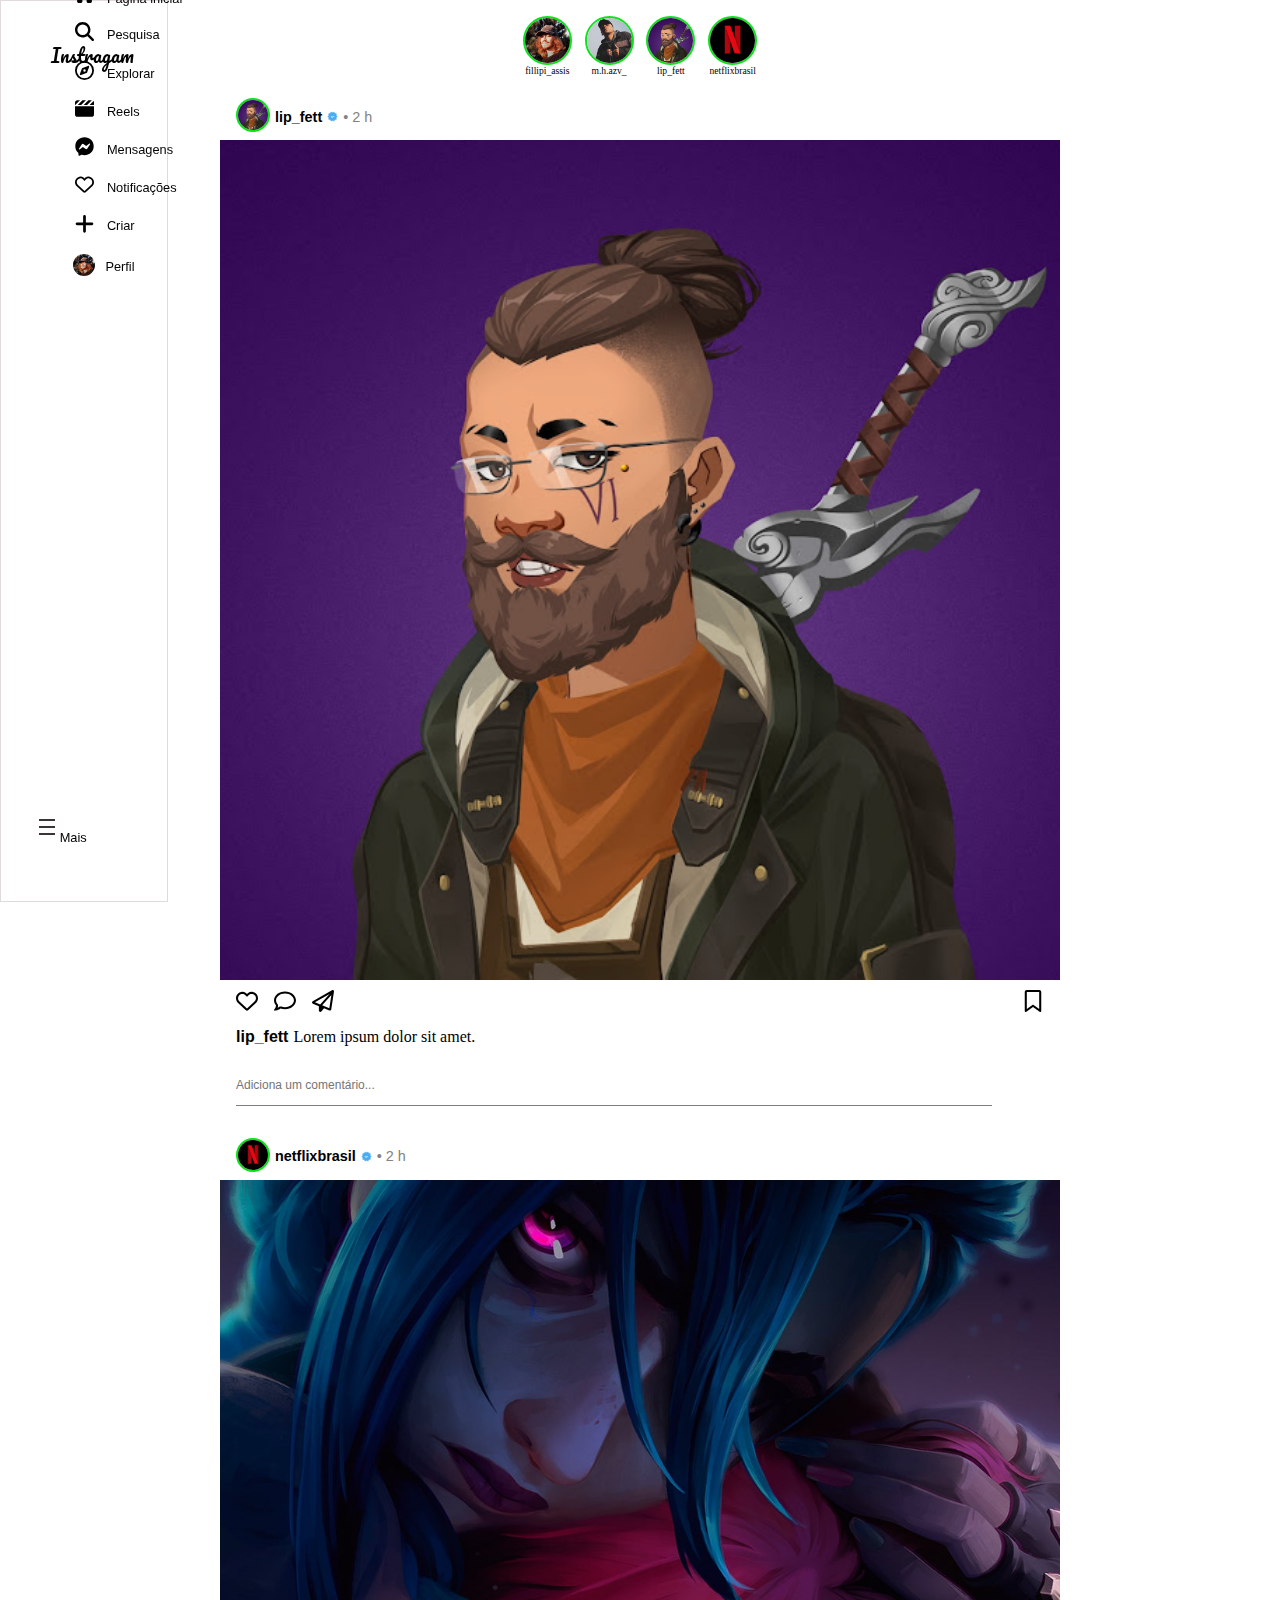
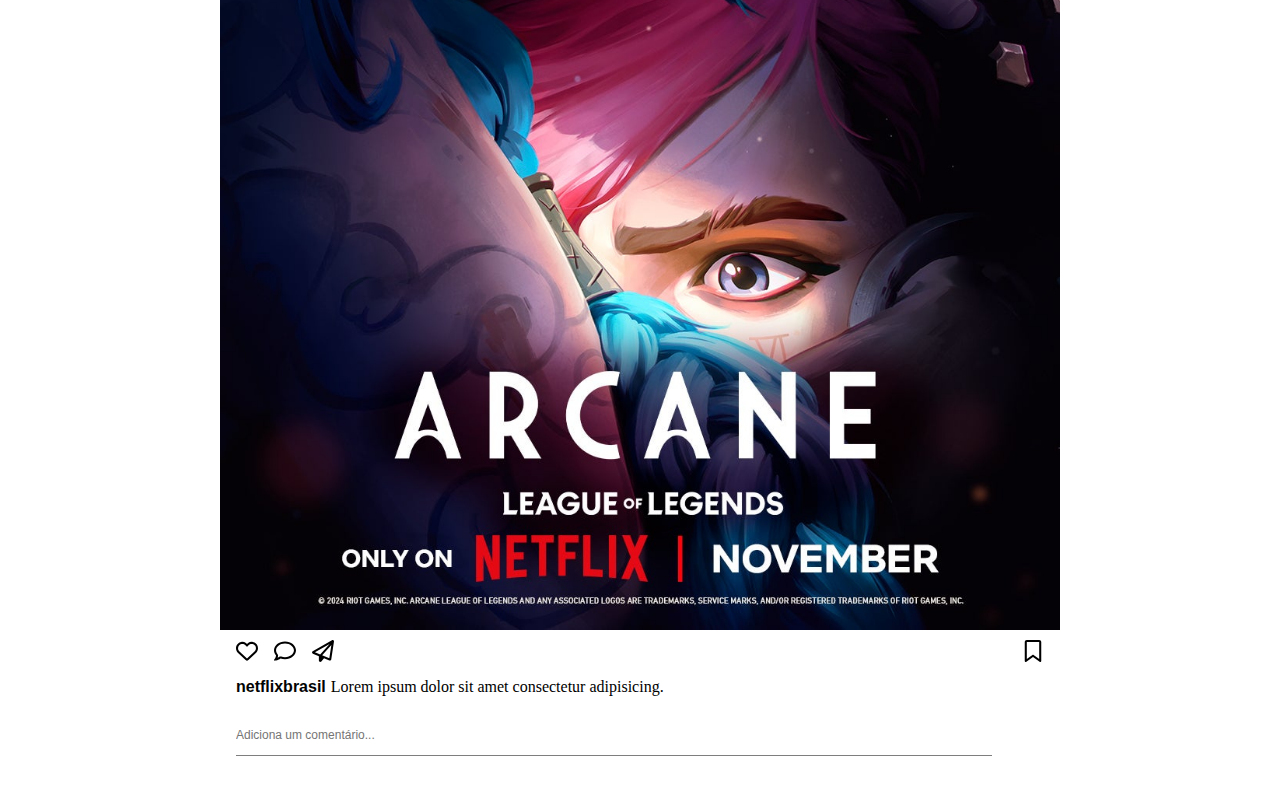
<file: index.html>
<!DOCTYPE html>
<html lang="pt-br">

<head>
    <meta charset="UTF-8">
    <meta name="viewport" content="width=device-width, initial-scale=1.0">
    <title>Instragam</title>
    <link rel="stylesheet" href="assets/css/style.css">
    <link rel="stylesheet" href="assets/css/layout.css">
    <link rel="shortcut icon" href="assets/img/icons8-instagram-windows-11-color-32.png" type="image/x-icon">
    <link rel="preconnect" href="https://fonts.googleapis.com">
    <link rel="preconnect" href="https://fonts.gstatic.com" crossorigin>
    <link href="https://fonts.googleapis.com/css2?family=Dancing+Script:wght@400..700&family=Pacifico&display=swap"
        rel="stylesheet">
</head>

<body>
    <header class="header" id="header">
        <nav class="navbar" id="navbar">
            <div class="nav-header">
                <a class="logo" href="index.html"><svg xmlns="http://www.w3.org/2000/svg"
                        viewBox="0 0 448 512"><!--!Font Awesome Free 6.5.2 by @fontawesome - https://fontawesome.com License - https://fontawesome.com/license/free Copyright 2024 Fonticons, Inc.-->
                        <path
                            d="M224.1 141c-63.6 0-114.9 51.3-114.9 114.9s51.3 114.9 114.9 114.9S339 319.5 339 255.9 287.7 141 224.1 141zm0 189.6c-41.1 0-74.7-33.5-74.7-74.7s33.5-74.7 74.7-74.7 74.7 33.5 74.7 74.7-33.6 74.7-74.7 74.7zm146.4-194.3c0 14.9-12 26.8-26.8 26.8-14.9 0-26.8-12-26.8-26.8s12-26.8 26.8-26.8 26.8 12 26.8 26.8zm76.1 27.2c-1.7-35.9-9.9-67.7-36.2-93.9-26.2-26.2-58-34.4-93.9-36.2-37-2.1-147.9-2.1-184.9 0-35.8 1.7-67.6 9.9-93.9 36.1s-34.4 58-36.2 93.9c-2.1 37-2.1 147.9 0 184.9 1.7 35.9 9.9 67.7 36.2 93.9s58 34.4 93.9 36.2c37 2.1 147.9 2.1 184.9 0 35.9-1.7 67.7-9.9 93.9-36.2 26.2-26.2 34.4-58 36.2-93.9 2.1-37 2.1-147.8 0-184.8zM398.8 388c-7.8 19.6-22.9 34.7-42.6 42.6-29.5 11.7-99.5 9-132.1 9s-102.7 2.6-132.1-9c-19.6-7.8-34.7-22.9-42.6-42.6-11.7-29.5-9-99.5-9-132.1s-2.6-102.7 9-132.1c7.8-19.6 22.9-34.7 42.6-42.6 29.5-11.7 99.5-9 132.1-9s102.7-2.6 132.1 9c19.6 7.8 34.7 22.9 42.6 42.6 11.7 29.5 9 99.5 9 132.1s2.7 102.7-9 132.1z" />
                    </svg>
                    <p>Instragam</p>
                </a>
                <a class="notification" href="#"><svg xmlns="http://www.w3.org/2000/svg"
                        viewBox="0 0 512 512"><!--!Font Awesome Free 6.5.2 by @fontawesome - https://fontawesome.com License - https://fontawesome.com/license/free Copyright 2024 Fonticons, Inc.-->
                        <path
                            d="M225.8 468.2l-2.5-2.3L48.1 303.2C17.4 274.7 0 234.7 0 192.8v-3.3c0-70.4 50-130.8 119.2-144C158.6 37.9 198.9 47 231 69.6c9 6.4 17.4 13.8 25 22.3c4.2-4.8 8.7-9.2 13.5-13.3c3.7-3.2 7.5-6.2 11.5-9c0 0 0 0 0 0C313.1 47 353.4 37.9 392.8 45.4C462 58.6 512 119.1 512 189.5v3.3c0 41.9-17.4 81.9-48.1 110.4L288.7 465.9l-2.5 2.3c-8.2 7.6-19 11.9-30.2 11.9s-22-4.2-30.2-11.9zM239.1 145c-.4-.3-.7-.7-1-1.1l-17.8-20c0 0-.1-.1-.1-.1c0 0 0 0 0 0c-23.1-25.9-58-37.7-92-31.2C81.6 101.5 48 142.1 48 189.5v3.3c0 28.5 11.9 55.8 32.8 75.2L256 430.7 431.2 268c20.9-19.4 32.8-46.7 32.8-75.2v-3.3c0-47.3-33.6-88-80.1-96.9c-34-6.5-69 5.4-92 31.2c0 0 0 0-.1 .1s0 0-.1 .1l-17.8 20c-.3 .4-.7 .7-1 1.1c-4.5 4.5-10.6 7-16.9 7s-12.4-2.5-16.9-7z" />
                    </svg></a>
                <a class="direct" href="#"><svg xmlns="http://www.w3.org/2000/svg"
                        viewBox="0 0 512 512"><!--!Font Awesome Free 6.5.2 by @fontawesome - https://fontawesome.com License - https://fontawesome.com/license/free Copyright 2024 Fonticons, Inc.-->
                        <path
                            d="M256.6 8C116.5 8 8 110.3 8 248.6c0 72.3 29.7 134.8 78.1 177.9 8.4 7.5 6.6 11.9 8.1 58.2A19.9 19.9 0 0 0 122 502.3c52.9-23.3 53.6-25.1 62.6-22.7C337.9 521.8 504 423.7 504 248.6 504 110.3 396.6 8 256.6 8zm149.2 185.1l-73 115.6a37.4 37.4 0 0 1 -53.9 9.9l-58.1-43.5a15 15 0 0 0 -18 0l-78.4 59.4c-10.5 7.9-24.2-4.6-17.1-15.7l73-115.6a37.4 37.4 0 0 1 53.9-9.9l58.1 43.5a15 15 0 0 0 18 0l78.4-59.4c10.4-8 24.1 4.5 17.1 15.6z" />
                    </svg></a>
            </div>

            <ul class="nav-list" id="nav-list">
                <li><a href="index.html"><svg xmlns="http://www.w3.org/2000/svg"
                            viewBox="0 0 576 512"><!--!Font Awesome Free 6.5.2 by @fontawesome - https://fontawesome.com License - https://fontawesome.com/license/free Copyright 2024 Fonticons, Inc.-->
                            <path
                                d="M575.8 255.5c0 18-15 32.1-32 32.1h-32l.7 160.2c0 2.7-.2 5.4-.5 8.1V472c0 22.1-17.9 40-40 40H456c-1.1 0-2.2 0-3.3-.1c-1.4 .1-2.8 .1-4.2 .1H416 392c-22.1 0-40-17.9-40-40V448 384c0-17.7-14.3-32-32-32H256c-17.7 0-32 14.3-32 32v64 24c0 22.1-17.9 40-40 40H160 128.1c-1.5 0-3-.1-4.5-.2c-1.2 .1-2.4 .2-3.6 .2H104c-22.1 0-40-17.9-40-40V360c0-.9 0-1.9 .1-2.8V287.6H32c-18 0-32-14-32-32.1c0-9 3-17 10-24L266.4 8c7-7 15-8 22-8s15 2 21 7L564.8 231.5c8 7 12 15 11 24z" />
                        </svg>
                        <p class="nav-text">Página inicial</p>
                    </a></li>
                <li><a href="#"><svg xmlns="http://www.w3.org/2000/svg"
                            viewBox="0 0 512 512"><!--!Font Awesome Free 6.5.2 by @fontawesome - https://fontawesome.com License - https://fontawesome.com/license/free Copyright 2024 Fonticons, Inc.-->
                            <path
                                d="M416 208c0 45.9-14.9 88.3-40 122.7L502.6 457.4c12.5 12.5 12.5 32.8 0 45.3s-32.8 12.5-45.3 0L330.7 376c-34.4 25.2-76.8 40-122.7 40C93.1 416 0 322.9 0 208S93.1 0 208 0S416 93.1 416 208zM208 352a144 144 0 1 0 0-288 144 144 0 1 0 0 288z" />
                        </svg>
                        <p class="nav-text">Pesquisa</p>
                    </a>
                </li>
                <li><a href="#"><svg xmlns="http://www.w3.org/2000/svg"
                            viewBox="0 0 512 512"><!--!Font Awesome Free 6.5.2 by @fontawesome - https://fontawesome.com License - https://fontawesome.com/license/free Copyright 2024 Fonticons, Inc.-->
                            <path
                                d="M464 256A208 208 0 1 0 48 256a208 208 0 1 0 416 0zM0 256a256 256 0 1 1 512 0A256 256 0 1 1 0 256zm306.7 69.1L162.4 380.6c-19.4 7.5-38.5-11.6-31-31l55.5-144.3c3.3-8.5 9.9-15.1 18.4-18.4l144.3-55.5c19.4-7.5 38.5 11.6 31 31L325.1 306.7c-3.2 8.5-9.9 15.1-18.4 18.4zM288 256a32 32 0 1 0 -64 0 32 32 0 1 0 64 0z" />
                        </svg>
                        <p class="nav-text">Explorar</p>
                    </a></li>
                <li><a href="#"><svg xmlns="http://www.w3.org/2000/svg"
                            viewBox="0 0 512 512"><!--!Font Awesome Free 6.5.2 by @fontawesome - https://fontawesome.com License - https://fontawesome.com/license/free Copyright 2024 Fonticons, Inc.-->
                            <path
                                d="M448 32H361.9l-1 1-127 127h92.1l1-1L453.8 32.3c-1.9-.2-3.8-.3-5.8-.3zm64 128V96c0-15.1-5.3-29.1-14-40l-104 104H512zM294.1 32H201.9l-1 1L73.9 160h92.1l1-1 127-127zM64 32C28.7 32 0 60.7 0 96v64H6.1l1-1 127-127H64zM512 192H0V416c0 35.3 28.7 64 64 64H448c35.3 0 64-28.7 64-64V192z" />
                        </svg>
                        <p class="nav-text">Reels</p>
                    </a></li>
                <li><a href="#"><svg class="msg" xmlns="http://www.w3.org/2000/svg"
                            viewBox="0 0 512 512"><!--!Font Awesome Free 6.5.2 by @fontawesome - https://fontawesome.com License - https://fontawesome.com/license/free Copyright 2024 Fonticons, Inc.-->
                            <path
                                d="M256.6 8C116.5 8 8 110.3 8 248.6c0 72.3 29.7 134.8 78.1 177.9 8.4 7.5 6.6 11.9 8.1 58.2A19.9 19.9 0 0 0 122 502.3c52.9-23.3 53.6-25.1 62.6-22.7C337.9 521.8 504 423.7 504 248.6 504 110.3 396.6 8 256.6 8zm149.2 185.1l-73 115.6a37.4 37.4 0 0 1 -53.9 9.9l-58.1-43.5a15 15 0 0 0 -18 0l-78.4 59.4c-10.5 7.9-24.2-4.6-17.1-15.7l73-115.6a37.4 37.4 0 0 1 53.9-9.9l58.1 43.5a15 15 0 0 0 18 0l78.4-59.4c10.4-8 24.1 4.5 17.1 15.6z" />
                        </svg>
                        <p class="nav-text">Mensagens</p>
                    </a></li>
                <li><a href="#"><svg xmlns="http://www.w3.org/2000/svg"
                            viewBox="0 0 512 512"><!--!Font Awesome Free 6.5.2 by @fontawesome - https://fontawesome.com License - https://fontawesome.com/license/free Copyright 2024 Fonticons, Inc.-->
                            <path
                                d="M225.8 468.2l-2.5-2.3L48.1 303.2C17.4 274.7 0 234.7 0 192.8v-3.3c0-70.4 50-130.8 119.2-144C158.6 37.9 198.9 47 231 69.6c9 6.4 17.4 13.8 25 22.3c4.2-4.8 8.7-9.2 13.5-13.3c3.7-3.2 7.5-6.2 11.5-9c0 0 0 0 0 0C313.1 47 353.4 37.9 392.8 45.4C462 58.6 512 119.1 512 189.5v3.3c0 41.9-17.4 81.9-48.1 110.4L288.7 465.9l-2.5 2.3c-8.2 7.6-19 11.9-30.2 11.9s-22-4.2-30.2-11.9zM239.1 145c-.4-.3-.7-.7-1-1.1l-17.8-20c0 0-.1-.1-.1-.1c0 0 0 0 0 0c-23.1-25.9-58-37.7-92-31.2C81.6 101.5 48 142.1 48 189.5v3.3c0 28.5 11.9 55.8 32.8 75.2L256 430.7 431.2 268c20.9-19.4 32.8-46.7 32.8-75.2v-3.3c0-47.3-33.6-88-80.1-96.9c-34-6.5-69 5.4-92 31.2c0 0 0 0-.1 .1s0 0-.1 .1l-17.8 20c-.3 .4-.7 .7-1 1.1c-4.5 4.5-10.6 7-16.9 7s-12.4-2.5-16.9-7z" />
                        </svg>
                        <p class="nav-text">Notificações</p>
                    </a></li>
                <li><a href="#"><svg xmlns="http://www.w3.org/2000/svg"
                            viewBox="0 0 448 512"><!--!Font Awesome Free 6.5.2 by @fontawesome - https://fontawesome.com License - https://fontawesome.com/license/free Copyright 2024 Fonticons, Inc.-->
                            <path
                                d="M256 80c0-17.7-14.3-32-32-32s-32 14.3-32 32V224H48c-17.7 0-32 14.3-32 32s14.3 32 32 32H192V432c0 17.7 14.3 32 32 32s32-14.3 32-32V288H400c17.7 0 32-14.3 32-32s-14.3-32-32-32H256V80z" />
                        </svg>
                        <p class="nav-text">Criar</p>
                    </a></li>
                <li><a class="profile" href="profile.html"><img src="assets/img/storie-yo.jpg">
                        <p class="nav-text">Perfil</p>
                    </a></li>
            </ul>
            <div class="nav-div">
                <div class="btn-menu" id="btn-menu">
                    <span class="bar"></span>
                    <span class="bar"></span>
                    <span class="bar"></span>
                </div>
                <p class="nav-text1" id="nav-text1">Mais</p>
            </div>
            <ul class="config-list" id="config-list">
                <li><a href="#"><svg xmlns="http://www.w3.org/2000/svg"
                            viewBox="0 0 512 512"><!--!Font Awesome Free 6.5.2 by @fontawesome - https://fontawesome.com License - https://fontawesome.com/license/free Copyright 2024 Fonticons, Inc.-->
                            <path
                                d="M495.9 166.6c3.2 8.7 .5 18.4-6.4 24.6l-43.3 39.4c1.1 8.3 1.7 16.8 1.7 25.4s-.6 17.1-1.7 25.4l43.3 39.4c6.9 6.2 9.6 15.9 6.4 24.6c-4.4 11.9-9.7 23.3-15.8 34.3l-4.7 8.1c-6.6 11-14 21.4-22.1 31.2c-5.9 7.2-15.7 9.6-24.5 6.8l-55.7-17.7c-13.4 10.3-28.2 18.9-44 25.4l-12.5 57.1c-2 9.1-9 16.3-18.2 17.8c-13.8 2.3-28 3.5-42.5 3.5s-28.7-1.2-42.5-3.5c-9.2-1.5-16.2-8.7-18.2-17.8l-12.5-57.1c-15.8-6.5-30.6-15.1-44-25.4L83.1 425.9c-8.8 2.8-18.6 .3-24.5-6.8c-8.1-9.8-15.5-20.2-22.1-31.2l-4.7-8.1c-6.1-11-11.4-22.4-15.8-34.3c-3.2-8.7-.5-18.4 6.4-24.6l43.3-39.4C64.6 273.1 64 264.6 64 256s.6-17.1 1.7-25.4L22.4 191.2c-6.9-6.2-9.6-15.9-6.4-24.6c4.4-11.9 9.7-23.3 15.8-34.3l4.7-8.1c6.6-11 14-21.4 22.1-31.2c5.9-7.2 15.7-9.6 24.5-6.8l55.7 17.7c13.4-10.3 28.2-18.9 44-25.4l12.5-57.1c2-9.1 9-16.3 18.2-17.8C227.3 1.2 241.5 0 256 0s28.7 1.2 42.5 3.5c9.2 1.5 16.2 8.7 18.2 17.8l12.5 57.1c15.8 6.5 30.6 15.1 44 25.4l55.7-17.7c8.8-2.8 18.6-.3 24.5 6.8c8.1 9.8 15.5 20.2 22.1 31.2l4.7 8.1c6.1 11 11.4 22.4 15.8 34.3zM256 336a80 80 0 1 0 0-160 80 80 0 1 0 0 160z" />
                        </svg>Definições</a></li>
                <li><a href="#"><svg xmlns="http://www.w3.org/2000/svg"
                            viewBox="0 0 512 512"><!--!Font Awesome Free 6.5.2 by @fontawesome - https://fontawesome.com License - https://fontawesome.com/license/free Copyright 2024 Fonticons, Inc.-->
                            <path
                                d="M64 64c0-17.7-14.3-32-32-32S0 46.3 0 64V400c0 44.2 35.8 80 80 80H480c17.7 0 32-14.3 32-32s-14.3-32-32-32H80c-8.8 0-16-7.2-16-16V64zm406.6 86.6c12.5-12.5 12.5-32.8 0-45.3s-32.8-12.5-45.3 0L320 210.7l-57.4-57.4c-12.5-12.5-32.8-12.5-45.3 0l-112 112c-12.5 12.5-12.5 32.8 0 45.3s32.8 12.5 45.3 0L240 221.3l57.4 57.4c12.5 12.5 32.8 12.5 45.3 0l128-128z" />
                        </svg>A tua atividade</a></li>
                <li><a href="#"><svg xmlns="http://www.w3.org/2000/svg"
                            viewBox="0 0 384 512"><!--!Font Awesome Free 6.5.2 by @fontawesome - https://fontawesome.com License - https://fontawesome.com/license/free Copyright 2024 Fonticons, Inc.-->
                            <path
                                d="M0 48C0 21.5 21.5 0 48 0l0 48V441.4l130.1-92.9c8.3-6 19.6-6 27.9 0L336 441.4V48H48V0H336c26.5 0 48 21.5 48 48V488c0 9-5 17.2-13 21.3s-17.6 3.4-24.9-1.8L192 397.5 37.9 507.5c-7.3 5.2-16.9 5.9-24.9 1.8S0 497 0 488V48z" />
                        </svg>Guardados</a></li>
                <li><a href="#"><svg xmlns="http://www.w3.org/2000/svg"
                            viewBox="0 0 512 512"><!--!Font Awesome Free 6.5.2 by @fontawesome - https://fontawesome.com License - https://fontawesome.com/license/free Copyright 2024 Fonticons, Inc.-->
                            <path
                                d="M375.7 19.7c-1.5-8-6.9-14.7-14.4-17.8s-16.1-2.2-22.8 2.4L256 61.1 173.5 4.2c-6.7-4.6-15.3-5.5-22.8-2.4s-12.9 9.8-14.4 17.8l-18.1 98.5L19.7 136.3c-8 1.5-14.7 6.9-17.8 14.4s-2.2 16.1 2.4 22.8L61.1 256 4.2 338.5c-4.6 6.7-5.5 15.3-2.4 22.8s9.8 13 17.8 14.4l98.5 18.1 18.1 98.5c1.5 8 6.9 14.7 14.4 17.8s16.1 2.2 22.8-2.4L256 450.9l82.5 56.9c6.7 4.6 15.3 5.5 22.8 2.4s12.9-9.8 14.4-17.8l18.1-98.5 98.5-18.1c8-1.5 14.7-6.9 17.8-14.4s2.2-16.1-2.4-22.8L450.9 256l56.9-82.5c4.6-6.7 5.5-15.3 2.4-22.8s-9.8-12.9-17.8-14.4l-98.5-18.1L375.7 19.7zM269.6 110l65.6-45.2 14.4 78.3c1.8 9.8 9.5 17.5 19.3 19.3l78.3 14.4L402 242.4c-5.7 8.2-5.7 19 0 27.2l45.2 65.6-78.3 14.4c-9.8 1.8-17.5 9.5-19.3 19.3l-14.4 78.3L269.6 402c-8.2-5.7-19-5.7-27.2 0l-65.6 45.2-14.4-78.3c-1.8-9.8-9.5-17.5-19.3-19.3L64.8 335.2 110 269.6c5.7-8.2 5.7-19 0-27.2L64.8 176.8l78.3-14.4c9.8-1.8 17.5-9.5 19.3-19.3l14.4-78.3L242.4 110c8.2 5.7 19 5.7 27.2 0zM256 368a112 112 0 1 0 0-224 112 112 0 1 0 0 224zM192 256a64 64 0 1 1 128 0 64 64 0 1 1 -128 0z" />
                        </svg>Mudar aspecto</a></li>
                <li><a href="#"><svg xmlns="http://www.w3.org/2000/svg"
                            viewBox="0 0 512 512"><!--!Font Awesome Free 6.5.2 by @fontawesome - https://fontawesome.com License - https://fontawesome.com/license/free Copyright 2024 Fonticons, Inc.-->
                            <path
                                d="M256 32c14.2 0 27.3 7.5 34.5 19.8l216 368c7.3 12.4 7.3 27.7 .2 40.1S486.3 480 472 480H40c-14.3 0-27.6-7.7-34.7-20.1s-7-27.8 .2-40.1l216-368C228.7 39.5 241.8 32 256 32zm0 128c-13.3 0-24 10.7-24 24V296c0 13.3 10.7 24 24 24s24-10.7 24-24V184c0-13.3-10.7-24-24-24zm32 224a32 32 0 1 0 -64 0 32 32 0 1 0 64 0z" />
                        </svg>Comunicar um problema</a></li>
                <li><a href="#"><svg xmlns="http://www.w3.org/2000/svg"
                            viewBox="0 0 448 512"><!--!Font Awesome Free 6.5.2 by @fontawesome - https://fontawesome.com License - https://fontawesome.com/license/free Copyright 2024 Fonticons, Inc.-->
                            <path
                                d="M331.5 235.7c2.2 .9 4.2 1.9 6.3 2.8c29.2 14.1 50.6 35.2 61.8 61.4c15.7 36.5 17.2 95.8-30.3 143.2c-36.2 36.2-80.3 52.5-142.6 53h-.3c-70.2-.5-124.1-24.1-160.4-70.2c-32.3-41-48.9-98.1-49.5-169.6V256v-.2C17 184.3 33.6 127.2 65.9 86.2C102.2 40.1 156.2 16.5 226.4 16h.3c70.3 .5 124.9 24 162.3 69.9c18.4 22.7 32 50 40.6 81.7l-40.4 10.8c-7.1-25.8-17.8-47.8-32.2-65.4c-29.2-35.8-73-54.2-130.5-54.6c-57 .5-100.1 18.8-128.2 54.4C72.1 146.1 58.5 194.3 58 256c.5 61.7 14.1 109.9 40.3 143.3c28 35.6 71.2 53.9 128.2 54.4c51.4-.4 85.4-12.6 113.7-40.9c32.3-32.2 31.7-71.8 21.4-95.9c-6.1-14.2-17.1-26-31.9-34.9c-3.7 26.9-11.8 48.3-24.7 64.8c-17.1 21.8-41.4 33.6-72.7 35.3c-23.6 1.3-46.3-4.4-63.9-16c-20.8-13.8-33-34.8-34.3-59.3c-2.5-48.3 35.7-83 95.2-86.4c21.1-1.2 40.9-.3 59.2 2.8c-2.4-14.8-7.3-26.6-14.6-35.2c-10-11.7-25.6-17.7-46.2-17.8H227c-16.6 0-39 4.6-53.3 26.3l-34.4-23.6c19.2-29.1 50.3-45.1 87.8-45.1h.8c62.6 .4 99.9 39.5 103.7 107.7l-.2 .2zm-156 68.8c1.3 25.1 28.4 36.8 54.6 35.3c25.6-1.4 54.6-11.4 59.5-73.2c-13.2-2.9-27.8-4.4-43.4-4.4c-4.8 0-9.6 .1-14.4 .4c-42.9 2.4-57.2 23.2-56.2 41.8l-.1 .1z" />
                        </svg>Threads</a></li>
                <li><a href="#">Trocar de conta</a></li>
                <li><a href="#">Terminar sessão</a></li>
            </ul>
        </nav>
    </header>

    <section class="stories">
        <a href="#"><img src="assets/img/storie-yo.jpg">fillipi_assis</a>
        <a href="#"><img src="assets/img/storie-mu.jpg">m.h.azv_</a>
        <a href="#"><img src="assets/img/storie-lfill.jpg">lip_fett</a>
        <a href="#"><img src="assets/img/storie-flix.png">netflixbrasil</a>
    </section>

    <article class="post">
        <div class="post-header">
            <a href="#"><img class="post-icon" src="assets/img/storie-lfill.jpg"></a>
            <a class="post-logo" href="#">lip_fett</a><img class="post-verificado" src="assets/img/verificado.png"
                alt="conta verificada">
            <time datetime="2024-06-19" class="post-date">• 2 h</time>
        </div>
        <div class="post-img">
            <img src="assets/img/storie-lfill.jpg">
        </div>
        <div class="post-footer">
            <svg class="like" xmlns="http://www.w3.org/2000/svg"
                viewBox="0 0 512 512"><!--!Font Awesome Free 6.5.2 by @fontawesome - https://fontawesome.com License - https://fontawesome.com/license/free Copyright 2024 Fonticons, Inc.-->
                <path
                    d="M225.8 468.2l-2.5-2.3L48.1 303.2C17.4 274.7 0 234.7 0 192.8v-3.3c0-70.4 50-130.8 119.2-144C158.6 37.9 198.9 47 231 69.6c9 6.4 17.4 13.8 25 22.3c4.2-4.8 8.7-9.2 13.5-13.3c3.7-3.2 7.5-6.2 11.5-9c0 0 0 0 0 0C313.1 47 353.4 37.9 392.8 45.4C462 58.6 512 119.1 512 189.5v3.3c0 41.9-17.4 81.9-48.1 110.4L288.7 465.9l-2.5 2.3c-8.2 7.6-19 11.9-30.2 11.9s-22-4.2-30.2-11.9zM239.1 145c-.4-.3-.7-.7-1-1.1l-17.8-20c0 0-.1-.1-.1-.1c0 0 0 0 0 0c-23.1-25.9-58-37.7-92-31.2C81.6 101.5 48 142.1 48 189.5v3.3c0 28.5 11.9 55.8 32.8 75.2L256 430.7 431.2 268c20.9-19.4 32.8-46.7 32.8-75.2v-3.3c0-47.3-33.6-88-80.1-96.9c-34-6.5-69 5.4-92 31.2c0 0 0 0-.1 .1s0 0-.1 .1l-17.8 20c-.3 .4-.7 .7-1 1.1c-4.5 4.5-10.6 7-16.9 7s-12.4-2.5-16.9-7z" />
            </svg>
            <svg class="comment" xmlns="http://www.w3.org/2000/svg"
                viewBox="0 0 512 512"><!--!Font Awesome Free 6.5.2 by @fontawesome - https://fontawesome.com License - https://fontawesome.com/license/free Copyright 2024 Fonticons, Inc.-->
                <path
                    d="M123.6 391.3c12.9-9.4 29.6-11.8 44.6-6.4c26.5 9.6 56.2 15.1 87.8 15.1c124.7 0 208-80.5 208-160s-83.3-160-208-160S48 160.5 48 240c0 32 12.4 62.8 35.7 89.2c8.6 9.7 12.8 22.5 11.8 35.5c-1.4 18.1-5.7 34.7-11.3 49.4c17-7.9 31.1-16.7 39.4-22.7zM21.2 431.9c1.8-2.7 3.5-5.4 5.1-8.1c10-16.6 19.5-38.4 21.4-62.9C17.7 326.8 0 285.1 0 240C0 125.1 114.6 32 256 32s256 93.1 256 208s-114.6 208-256 208c-37.1 0-72.3-6.4-104.1-17.9c-11.9 8.7-31.3 20.6-54.3 30.6c-15.1 6.6-32.3 12.6-50.1 16.1c-.8 .2-1.6 .3-2.4 .5c-4.4 .8-8.7 1.5-13.2 1.9c-.2 0-.5 .1-.7 .1c-5.1 .5-10.2 .8-15.3 .8c-6.5 0-12.3-3.9-14.8-9.9c-2.5-6-1.1-12.8 3.4-17.4c4.1-4.2 7.8-8.7 11.3-13.5c1.7-2.3 3.3-4.6 4.8-6.9c.1-.2 .2-.3 .3-.5z" />
            </svg>
            <svg class="share" xmlns="http://www.w3.org/2000/svg"
                viewBox="0 0 512 512"><!--!Font Awesome Free 6.5.2 by @fontawesome - https://fontawesome.com License - https://fontawesome.com/license/free Copyright 2024 Fonticons, Inc.-->
                <path
                    d="M16.1 260.2c-22.6 12.9-20.5 47.3 3.6 57.3L160 376V479.3c0 18.1 14.6 32.7 32.7 32.7c9.7 0 18.9-4.3 25.1-11.8l62-74.3 123.9 51.6c18.9 7.9 40.8-4.5 43.9-24.7l64-416c1.9-12.1-3.4-24.3-13.5-31.2s-23.3-7.5-34-1.4l-448 256zm52.1 25.5L409.7 90.6 190.1 336l1.2 1L68.2 285.7zM403.3 425.4L236.7 355.9 450.8 116.6 403.3 425.4z" />
            </svg>
            <svg class="save" xmlns="http://www.w3.org/2000/svg"
                viewBox="0 0 384 512"><!--!Font Awesome Free 6.5.2 by @fontawesome - https://fontawesome.com License - https://fontawesome.com/license/free Copyright 2024 Fonticons, Inc.-->
                <path
                    d="M0 48C0 21.5 21.5 0 48 0l0 48V441.4l130.1-92.9c8.3-6 19.6-6 27.9 0L336 441.4V48H48V0H336c26.5 0 48 21.5 48 48V488c0 9-5 17.2-13 21.3s-17.6 3.4-24.9-1.8L192 397.5 37.9 507.5c-7.3 5.2-16.9 5.9-24.9 1.8S0 497 0 488V48z" />
            </svg>
        </div>
        <div class="post-title">
            <a href="#">lip_fett</a><span>Lorem ipsum dolor sit amet.</span>
        </div>
        <form class="post-comments" method="POST">
            <label for="comment"></label>
            <input id="comment" name="comment" placeholder="Adiciona um comentário..."></input>
            <button type="submit">Publicar</button>
        </form>
    </article>

    <article class="post">
        <div class="post-header">
            <a href="#"><img class="post-icon" src="assets/img/storie-flix.png"></a>
            <a class="post-logo" href="#">netflixbrasil</a><img class="post-verificado" src="assets/img/verificado.png"
                alt="conta verificada">
            <time datetime="2024-06-19" class="post-date">• 2 h</time>
        </div>
        <div class="post-img">
            <img src="assets/img/post-flix.jpg">
        </div>
        <div class="post-footer">
            <svg class="like" xmlns="http://www.w3.org/2000/svg"
                viewBox="0 0 512 512"><!--!Font Awesome Free 6.5.2 by @fontawesome - https://fontawesome.com License - https://fontawesome.com/license/free Copyright 2024 Fonticons, Inc.-->
                <path
                    d="M225.8 468.2l-2.5-2.3L48.1 303.2C17.4 274.7 0 234.7 0 192.8v-3.3c0-70.4 50-130.8 119.2-144C158.6 37.9 198.9 47 231 69.6c9 6.4 17.4 13.8 25 22.3c4.2-4.8 8.7-9.2 13.5-13.3c3.7-3.2 7.5-6.2 11.5-9c0 0 0 0 0 0C313.1 47 353.4 37.9 392.8 45.4C462 58.6 512 119.1 512 189.5v3.3c0 41.9-17.4 81.9-48.1 110.4L288.7 465.9l-2.5 2.3c-8.2 7.6-19 11.9-30.2 11.9s-22-4.2-30.2-11.9zM239.1 145c-.4-.3-.7-.7-1-1.1l-17.8-20c0 0-.1-.1-.1-.1c0 0 0 0 0 0c-23.1-25.9-58-37.7-92-31.2C81.6 101.5 48 142.1 48 189.5v3.3c0 28.5 11.9 55.8 32.8 75.2L256 430.7 431.2 268c20.9-19.4 32.8-46.7 32.8-75.2v-3.3c0-47.3-33.6-88-80.1-96.9c-34-6.5-69 5.4-92 31.2c0 0 0 0-.1 .1s0 0-.1 .1l-17.8 20c-.3 .4-.7 .7-1 1.1c-4.5 4.5-10.6 7-16.9 7s-12.4-2.5-16.9-7z" />
            </svg>
            <svg class="comment" xmlns="http://www.w3.org/2000/svg"
                viewBox="0 0 512 512"><!--!Font Awesome Free 6.5.2 by @fontawesome - https://fontawesome.com License - https://fontawesome.com/license/free Copyright 2024 Fonticons, Inc.-->
                <path
                    d="M123.6 391.3c12.9-9.4 29.6-11.8 44.6-6.4c26.5 9.6 56.2 15.1 87.8 15.1c124.7 0 208-80.5 208-160s-83.3-160-208-160S48 160.5 48 240c0 32 12.4 62.8 35.7 89.2c8.6 9.7 12.8 22.5 11.8 35.5c-1.4 18.1-5.7 34.7-11.3 49.4c17-7.9 31.1-16.7 39.4-22.7zM21.2 431.9c1.8-2.7 3.5-5.4 5.1-8.1c10-16.6 19.5-38.4 21.4-62.9C17.7 326.8 0 285.1 0 240C0 125.1 114.6 32 256 32s256 93.1 256 208s-114.6 208-256 208c-37.1 0-72.3-6.4-104.1-17.9c-11.9 8.7-31.3 20.6-54.3 30.6c-15.1 6.6-32.3 12.6-50.1 16.1c-.8 .2-1.6 .3-2.4 .5c-4.4 .8-8.7 1.5-13.2 1.9c-.2 0-.5 .1-.7 .1c-5.1 .5-10.2 .8-15.3 .8c-6.5 0-12.3-3.9-14.8-9.9c-2.5-6-1.1-12.8 3.4-17.4c4.1-4.2 7.8-8.7 11.3-13.5c1.7-2.3 3.3-4.6 4.8-6.9c.1-.2 .2-.3 .3-.5z" />
            </svg>
            <svg class="share" xmlns="http://www.w3.org/2000/svg"
                viewBox="0 0 512 512"><!--!Font Awesome Free 6.5.2 by @fontawesome - https://fontawesome.com License - https://fontawesome.com/license/free Copyright 2024 Fonticons, Inc.-->
                <path
                    d="M16.1 260.2c-22.6 12.9-20.5 47.3 3.6 57.3L160 376V479.3c0 18.1 14.6 32.7 32.7 32.7c9.7 0 18.9-4.3 25.1-11.8l62-74.3 123.9 51.6c18.9 7.9 40.8-4.5 43.9-24.7l64-416c1.9-12.1-3.4-24.3-13.5-31.2s-23.3-7.5-34-1.4l-448 256zm52.1 25.5L409.7 90.6 190.1 336l1.2 1L68.2 285.7zM403.3 425.4L236.7 355.9 450.8 116.6 403.3 425.4z" />
            </svg>
            <svg class="save" xmlns="http://www.w3.org/2000/svg"
                viewBox="0 0 384 512"><!--!Font Awesome Free 6.5.2 by @fontawesome - https://fontawesome.com License - https://fontawesome.com/license/free Copyright 2024 Fonticons, Inc.-->
                <path
                    d="M0 48C0 21.5 21.5 0 48 0l0 48V441.4l130.1-92.9c8.3-6 19.6-6 27.9 0L336 441.4V48H48V0H336c26.5 0 48 21.5 48 48V488c0 9-5 17.2-13 21.3s-17.6 3.4-24.9-1.8L192 397.5 37.9 507.5c-7.3 5.2-16.9 5.9-24.9 1.8S0 497 0 488V48z" />
            </svg>
        </div>
        <div class="post-title">
            <a href="#">netflixbrasil</a><span>Lorem ipsum dolor sit amet consectetur adipisicing.</span>
        </div>
        <form class="post-comments" method="POST">
            <label for="comment"></label>
            <input id="comment" name="comment" placeholder="Adiciona um comentário..."></input>
            <button type="submit">Publicar</button>
        </form>
    </article>

    <script src="assets/js/script.js"></script>
</body>

</html>
</file>
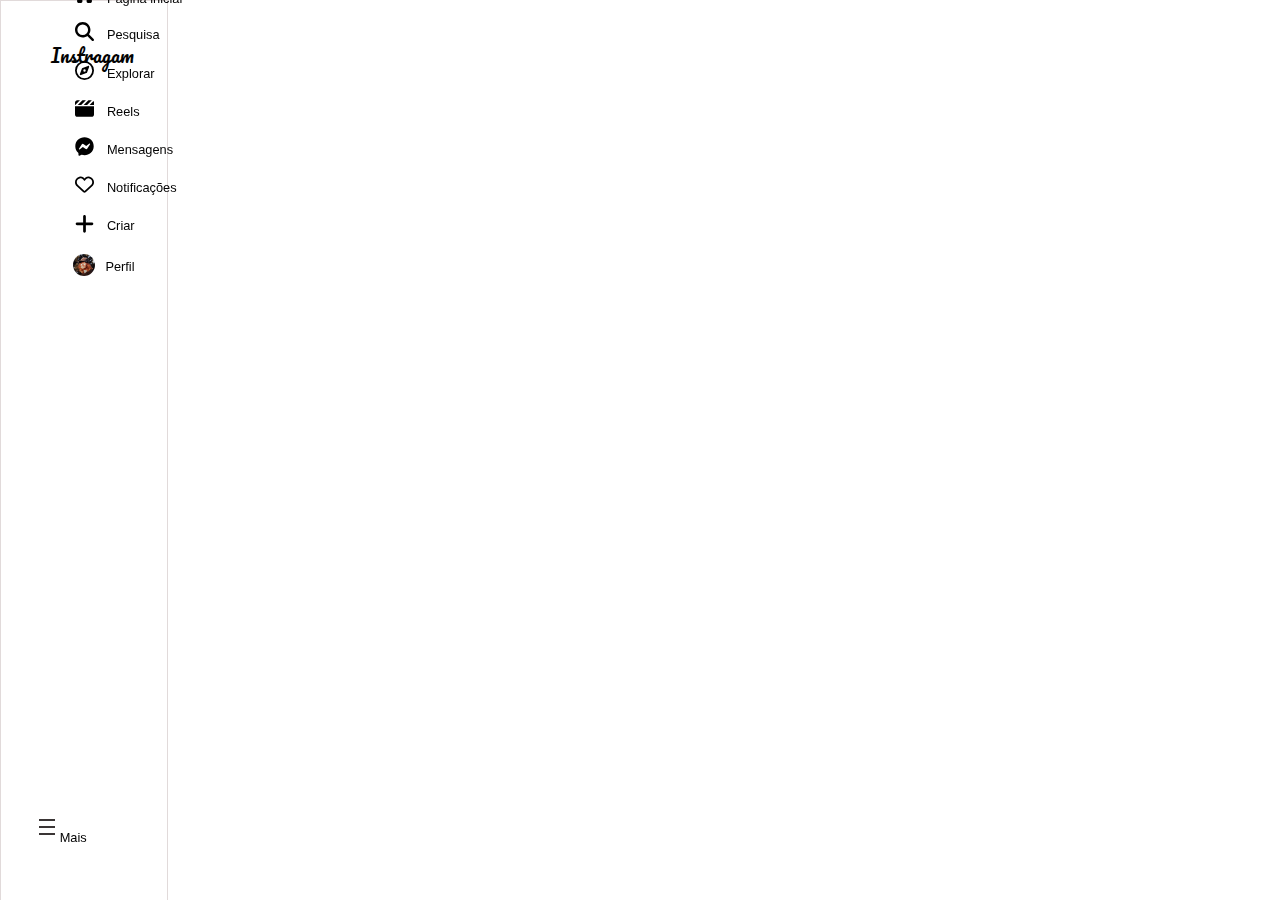
<file: profile.html>
<!DOCTYPE html>
<html lang="pt-br">

<head>
    <meta charset="UTF-8">
    <meta name="viewport" content="width=device-width, initial-scale=1.0">
    <title>Instragam</title>
    <link rel="stylesheet" href="assets/css/style.css">
    <link rel="stylesheet" href="assets/css/layout.css">
    <link rel="shortcut icon" href="assets/img/icons8-instagram-windows-11-color-32.png" type="image/x-icon">
    <link rel="preconnect" href="https://fonts.googleapis.com">
    <link rel="preconnect" href="https://fonts.gstatic.com" crossorigin>
    <link href="https://fonts.googleapis.com/css2?family=Dancing+Script:wght@400..700&family=Pacifico&display=swap"
        rel="stylesheet">

</head>

<body>
    <header class="header" id="header">
        <nav class="navbar" id="navbar">
            <a class="logo" href="index.html"><svg xmlns="http://www.w3.org/2000/svg"
                    viewBox="0 0 448 512"><!--!Font Awesome Free 6.5.2 by @fontawesome - https://fontawesome.com License - https://fontawesome.com/license/free Copyright 2024 Fonticons, Inc.-->
                    <path
                        d="M224.1 141c-63.6 0-114.9 51.3-114.9 114.9s51.3 114.9 114.9 114.9S339 319.5 339 255.9 287.7 141 224.1 141zm0 189.6c-41.1 0-74.7-33.5-74.7-74.7s33.5-74.7 74.7-74.7 74.7 33.5 74.7 74.7-33.6 74.7-74.7 74.7zm146.4-194.3c0 14.9-12 26.8-26.8 26.8-14.9 0-26.8-12-26.8-26.8s12-26.8 26.8-26.8 26.8 12 26.8 26.8zm76.1 27.2c-1.7-35.9-9.9-67.7-36.2-93.9-26.2-26.2-58-34.4-93.9-36.2-37-2.1-147.9-2.1-184.9 0-35.8 1.7-67.6 9.9-93.9 36.1s-34.4 58-36.2 93.9c-2.1 37-2.1 147.9 0 184.9 1.7 35.9 9.9 67.7 36.2 93.9s58 34.4 93.9 36.2c37 2.1 147.9 2.1 184.9 0 35.9-1.7 67.7-9.9 93.9-36.2 26.2-26.2 34.4-58 36.2-93.9 2.1-37 2.1-147.8 0-184.8zM398.8 388c-7.8 19.6-22.9 34.7-42.6 42.6-29.5 11.7-99.5 9-132.1 9s-102.7 2.6-132.1-9c-19.6-7.8-34.7-22.9-42.6-42.6-11.7-29.5-9-99.5-9-132.1s-2.6-102.7 9-132.1c7.8-19.6 22.9-34.7 42.6-42.6 29.5-11.7 99.5-9 132.1-9s102.7-2.6 132.1 9c19.6 7.8 34.7 22.9 42.6 42.6 11.7 29.5 9 99.5 9 132.1s2.7 102.7-9 132.1z" />
                </svg>
                <p>Instragam</p>
            </a>
            <ul class="nav-list" id="nav-list">
                <li><a href="index.html"><svg xmlns="http://www.w3.org/2000/svg"
                            viewBox="0 0 576 512"><!--!Font Awesome Free 6.5.2 by @fontawesome - https://fontawesome.com License - https://fontawesome.com/license/free Copyright 2024 Fonticons, Inc.-->
                            <path
                                d="M575.8 255.5c0 18-15 32.1-32 32.1h-32l.7 160.2c0 2.7-.2 5.4-.5 8.1V472c0 22.1-17.9 40-40 40H456c-1.1 0-2.2 0-3.3-.1c-1.4 .1-2.8 .1-4.2 .1H416 392c-22.1 0-40-17.9-40-40V448 384c0-17.7-14.3-32-32-32H256c-17.7 0-32 14.3-32 32v64 24c0 22.1-17.9 40-40 40H160 128.1c-1.5 0-3-.1-4.5-.2c-1.2 .1-2.4 .2-3.6 .2H104c-22.1 0-40-17.9-40-40V360c0-.9 0-1.9 .1-2.8V287.6H32c-18 0-32-14-32-32.1c0-9 3-17 10-24L266.4 8c7-7 15-8 22-8s15 2 21 7L564.8 231.5c8 7 12 15 11 24z" />
                        </svg>
                        <p class="nav-text">Página inicial</p>
                    </a></li>
                <li><a href="#"><svg xmlns="http://www.w3.org/2000/svg"
                            viewBox="0 0 512 512"><!--!Font Awesome Free 6.5.2 by @fontawesome - https://fontawesome.com License - https://fontawesome.com/license/free Copyright 2024 Fonticons, Inc.-->
                            <path
                                d="M416 208c0 45.9-14.9 88.3-40 122.7L502.6 457.4c12.5 12.5 12.5 32.8 0 45.3s-32.8 12.5-45.3 0L330.7 376c-34.4 25.2-76.8 40-122.7 40C93.1 416 0 322.9 0 208S93.1 0 208 0S416 93.1 416 208zM208 352a144 144 0 1 0 0-288 144 144 0 1 0 0 288z" />
                        </svg>
                        <p class="nav-text">Pesquisa</p>
                    </a>
                </li>
                <li><a href="#"><svg xmlns="http://www.w3.org/2000/svg"
                            viewBox="0 0 512 512"><!--!Font Awesome Free 6.5.2 by @fontawesome - https://fontawesome.com License - https://fontawesome.com/license/free Copyright 2024 Fonticons, Inc.-->
                            <path
                                d="M464 256A208 208 0 1 0 48 256a208 208 0 1 0 416 0zM0 256a256 256 0 1 1 512 0A256 256 0 1 1 0 256zm306.7 69.1L162.4 380.6c-19.4 7.5-38.5-11.6-31-31l55.5-144.3c3.3-8.5 9.9-15.1 18.4-18.4l144.3-55.5c19.4-7.5 38.5 11.6 31 31L325.1 306.7c-3.2 8.5-9.9 15.1-18.4 18.4zM288 256a32 32 0 1 0 -64 0 32 32 0 1 0 64 0z" />
                        </svg>
                        <p class="nav-text">Explorar</p>
                    </a></li>
                <li><a href="#"><svg xmlns="http://www.w3.org/2000/svg"
                            viewBox="0 0 512 512"><!--!Font Awesome Free 6.5.2 by @fontawesome - https://fontawesome.com License - https://fontawesome.com/license/free Copyright 2024 Fonticons, Inc.-->
                            <path
                                d="M448 32H361.9l-1 1-127 127h92.1l1-1L453.8 32.3c-1.9-.2-3.8-.3-5.8-.3zm64 128V96c0-15.1-5.3-29.1-14-40l-104 104H512zM294.1 32H201.9l-1 1L73.9 160h92.1l1-1 127-127zM64 32C28.7 32 0 60.7 0 96v64H6.1l1-1 127-127H64zM512 192H0V416c0 35.3 28.7 64 64 64H448c35.3 0 64-28.7 64-64V192z" />
                        </svg>
                        <p class="nav-text">Reels</p>
                    </a></li>
                <li><a href="#"><svg class="msg" xmlns="http://www.w3.org/2000/svg"
                            viewBox="0 0 512 512"><!--!Font Awesome Free 6.5.2 by @fontawesome - https://fontawesome.com License - https://fontawesome.com/license/free Copyright 2024 Fonticons, Inc.-->
                            <path
                                d="M256.6 8C116.5 8 8 110.3 8 248.6c0 72.3 29.7 134.8 78.1 177.9 8.4 7.5 6.6 11.9 8.1 58.2A19.9 19.9 0 0 0 122 502.3c52.9-23.3 53.6-25.1 62.6-22.7C337.9 521.8 504 423.7 504 248.6 504 110.3 396.6 8 256.6 8zm149.2 185.1l-73 115.6a37.4 37.4 0 0 1 -53.9 9.9l-58.1-43.5a15 15 0 0 0 -18 0l-78.4 59.4c-10.5 7.9-24.2-4.6-17.1-15.7l73-115.6a37.4 37.4 0 0 1 53.9-9.9l58.1 43.5a15 15 0 0 0 18 0l78.4-59.4c10.4-8 24.1 4.5 17.1 15.6z" />
                        </svg>
                        <p class="nav-text">Mensagens</p>
                    </a></li>
                <li><a href="#"><svg xmlns="http://www.w3.org/2000/svg"
                            viewBox="0 0 512 512"><!--!Font Awesome Free 6.5.2 by @fontawesome - https://fontawesome.com License - https://fontawesome.com/license/free Copyright 2024 Fonticons, Inc.-->
                            <path
                                d="M225.8 468.2l-2.5-2.3L48.1 303.2C17.4 274.7 0 234.7 0 192.8v-3.3c0-70.4 50-130.8 119.2-144C158.6 37.9 198.9 47 231 69.6c9 6.4 17.4 13.8 25 22.3c4.2-4.8 8.7-9.2 13.5-13.3c3.7-3.2 7.5-6.2 11.5-9c0 0 0 0 0 0C313.1 47 353.4 37.9 392.8 45.4C462 58.6 512 119.1 512 189.5v3.3c0 41.9-17.4 81.9-48.1 110.4L288.7 465.9l-2.5 2.3c-8.2 7.6-19 11.9-30.2 11.9s-22-4.2-30.2-11.9zM239.1 145c-.4-.3-.7-.7-1-1.1l-17.8-20c0 0-.1-.1-.1-.1c0 0 0 0 0 0c-23.1-25.9-58-37.7-92-31.2C81.6 101.5 48 142.1 48 189.5v3.3c0 28.5 11.9 55.8 32.8 75.2L256 430.7 431.2 268c20.9-19.4 32.8-46.7 32.8-75.2v-3.3c0-47.3-33.6-88-80.1-96.9c-34-6.5-69 5.4-92 31.2c0 0 0 0-.1 .1s0 0-.1 .1l-17.8 20c-.3 .4-.7 .7-1 1.1c-4.5 4.5-10.6 7-16.9 7s-12.4-2.5-16.9-7z" />
                        </svg>
                        <p class="nav-text">Notificações</p>
                    </a></li>
                <li><a href="#"><svg xmlns="http://www.w3.org/2000/svg"
                            viewBox="0 0 448 512"><!--!Font Awesome Free 6.5.2 by @fontawesome - https://fontawesome.com License - https://fontawesome.com/license/free Copyright 2024 Fonticons, Inc.-->
                            <path
                                d="M256 80c0-17.7-14.3-32-32-32s-32 14.3-32 32V224H48c-17.7 0-32 14.3-32 32s14.3 32 32 32H192V432c0 17.7 14.3 32 32 32s32-14.3 32-32V288H400c17.7 0 32-14.3 32-32s-14.3-32-32-32H256V80z" />
                        </svg>
                        <p class="nav-text">Criar</p>
                    </a></li>
                <li><a class="profile" href="profile.html"><img src="/assets/img/storie-yo.jpg">
                        <p class="nav-text">Perfil</p>
                    </a></li>
            </ul>
            <div class="nav-div">
                <div class="btn-menu" id="btn-menu">
                    <span class="bar"></span>
                    <span class="bar"></span>
                    <span class="bar"></span>
                </div>
                <p class="nav-text1" id="nav-text1">Mais</p>
            </div>
            <ul class="config-list" id="config-list">
                <li><a href="#"><svg xmlns="http://www.w3.org/2000/svg"
                            viewBox="0 0 512 512"><!--!Font Awesome Free 6.5.2 by @fontawesome - https://fontawesome.com License - https://fontawesome.com/license/free Copyright 2024 Fonticons, Inc.-->
                            <path
                                d="M495.9 166.6c3.2 8.7 .5 18.4-6.4 24.6l-43.3 39.4c1.1 8.3 1.7 16.8 1.7 25.4s-.6 17.1-1.7 25.4l43.3 39.4c6.9 6.2 9.6 15.9 6.4 24.6c-4.4 11.9-9.7 23.3-15.8 34.3l-4.7 8.1c-6.6 11-14 21.4-22.1 31.2c-5.9 7.2-15.7 9.6-24.5 6.8l-55.7-17.7c-13.4 10.3-28.2 18.9-44 25.4l-12.5 57.1c-2 9.1-9 16.3-18.2 17.8c-13.8 2.3-28 3.5-42.5 3.5s-28.7-1.2-42.5-3.5c-9.2-1.5-16.2-8.7-18.2-17.8l-12.5-57.1c-15.8-6.5-30.6-15.1-44-25.4L83.1 425.9c-8.8 2.8-18.6 .3-24.5-6.8c-8.1-9.8-15.5-20.2-22.1-31.2l-4.7-8.1c-6.1-11-11.4-22.4-15.8-34.3c-3.2-8.7-.5-18.4 6.4-24.6l43.3-39.4C64.6 273.1 64 264.6 64 256s.6-17.1 1.7-25.4L22.4 191.2c-6.9-6.2-9.6-15.9-6.4-24.6c4.4-11.9 9.7-23.3 15.8-34.3l4.7-8.1c6.6-11 14-21.4 22.1-31.2c5.9-7.2 15.7-9.6 24.5-6.8l55.7 17.7c13.4-10.3 28.2-18.9 44-25.4l12.5-57.1c2-9.1 9-16.3 18.2-17.8C227.3 1.2 241.5 0 256 0s28.7 1.2 42.5 3.5c9.2 1.5 16.2 8.7 18.2 17.8l12.5 57.1c15.8 6.5 30.6 15.1 44 25.4l55.7-17.7c8.8-2.8 18.6-.3 24.5 6.8c8.1 9.8 15.5 20.2 22.1 31.2l4.7 8.1c6.1 11 11.4 22.4 15.8 34.3zM256 336a80 80 0 1 0 0-160 80 80 0 1 0 0 160z" />
                        </svg>Definições</a></li>
                <li><a href="#"><svg xmlns="http://www.w3.org/2000/svg"
                            viewBox="0 0 512 512"><!--!Font Awesome Free 6.5.2 by @fontawesome - https://fontawesome.com License - https://fontawesome.com/license/free Copyright 2024 Fonticons, Inc.-->
                            <path
                                d="M64 64c0-17.7-14.3-32-32-32S0 46.3 0 64V400c0 44.2 35.8 80 80 80H480c17.7 0 32-14.3 32-32s-14.3-32-32-32H80c-8.8 0-16-7.2-16-16V64zm406.6 86.6c12.5-12.5 12.5-32.8 0-45.3s-32.8-12.5-45.3 0L320 210.7l-57.4-57.4c-12.5-12.5-32.8-12.5-45.3 0l-112 112c-12.5 12.5-12.5 32.8 0 45.3s32.8 12.5 45.3 0L240 221.3l57.4 57.4c12.5 12.5 32.8 12.5 45.3 0l128-128z" />
                        </svg>A tua atividade</a></li>
                <li><a href="#"><svg xmlns="http://www.w3.org/2000/svg"
                            viewBox="0 0 384 512"><!--!Font Awesome Free 6.5.2 by @fontawesome - https://fontawesome.com License - https://fontawesome.com/license/free Copyright 2024 Fonticons, Inc.-->
                            <path
                                d="M0 48C0 21.5 21.5 0 48 0l0 48V441.4l130.1-92.9c8.3-6 19.6-6 27.9 0L336 441.4V48H48V0H336c26.5 0 48 21.5 48 48V488c0 9-5 17.2-13 21.3s-17.6 3.4-24.9-1.8L192 397.5 37.9 507.5c-7.3 5.2-16.9 5.9-24.9 1.8S0 497 0 488V48z" />
                        </svg>Guardados</a></li>
                <li><a href="#"><svg xmlns="http://www.w3.org/2000/svg"
                            viewBox="0 0 512 512"><!--!Font Awesome Free 6.5.2 by @fontawesome - https://fontawesome.com License - https://fontawesome.com/license/free Copyright 2024 Fonticons, Inc.-->
                            <path
                                d="M375.7 19.7c-1.5-8-6.9-14.7-14.4-17.8s-16.1-2.2-22.8 2.4L256 61.1 173.5 4.2c-6.7-4.6-15.3-5.5-22.8-2.4s-12.9 9.8-14.4 17.8l-18.1 98.5L19.7 136.3c-8 1.5-14.7 6.9-17.8 14.4s-2.2 16.1 2.4 22.8L61.1 256 4.2 338.5c-4.6 6.7-5.5 15.3-2.4 22.8s9.8 13 17.8 14.4l98.5 18.1 18.1 98.5c1.5 8 6.9 14.7 14.4 17.8s16.1 2.2 22.8-2.4L256 450.9l82.5 56.9c6.7 4.6 15.3 5.5 22.8 2.4s12.9-9.8 14.4-17.8l18.1-98.5 98.5-18.1c8-1.5 14.7-6.9 17.8-14.4s2.2-16.1-2.4-22.8L450.9 256l56.9-82.5c4.6-6.7 5.5-15.3 2.4-22.8s-9.8-12.9-17.8-14.4l-98.5-18.1L375.7 19.7zM269.6 110l65.6-45.2 14.4 78.3c1.8 9.8 9.5 17.5 19.3 19.3l78.3 14.4L402 242.4c-5.7 8.2-5.7 19 0 27.2l45.2 65.6-78.3 14.4c-9.8 1.8-17.5 9.5-19.3 19.3l-14.4 78.3L269.6 402c-8.2-5.7-19-5.7-27.2 0l-65.6 45.2-14.4-78.3c-1.8-9.8-9.5-17.5-19.3-19.3L64.8 335.2 110 269.6c5.7-8.2 5.7-19 0-27.2L64.8 176.8l78.3-14.4c9.8-1.8 17.5-9.5 19.3-19.3l14.4-78.3L242.4 110c8.2 5.7 19 5.7 27.2 0zM256 368a112 112 0 1 0 0-224 112 112 0 1 0 0 224zM192 256a64 64 0 1 1 128 0 64 64 0 1 1 -128 0z" />
                        </svg>Mudar aspecto</a></li>
                <li><a href="#"><svg xmlns="http://www.w3.org/2000/svg"
                            viewBox="0 0 512 512"><!--!Font Awesome Free 6.5.2 by @fontawesome - https://fontawesome.com License - https://fontawesome.com/license/free Copyright 2024 Fonticons, Inc.-->
                            <path
                                d="M256 32c14.2 0 27.3 7.5 34.5 19.8l216 368c7.3 12.4 7.3 27.7 .2 40.1S486.3 480 472 480H40c-14.3 0-27.6-7.7-34.7-20.1s-7-27.8 .2-40.1l216-368C228.7 39.5 241.8 32 256 32zm0 128c-13.3 0-24 10.7-24 24V296c0 13.3 10.7 24 24 24s24-10.7 24-24V184c0-13.3-10.7-24-24-24zm32 224a32 32 0 1 0 -64 0 32 32 0 1 0 64 0z" />
                        </svg>Comunicar um problema</a></li>
                <li><a href="#"><svg xmlns="http://www.w3.org/2000/svg"
                            viewBox="0 0 448 512"><!--!Font Awesome Free 6.5.2 by @fontawesome - https://fontawesome.com License - https://fontawesome.com/license/free Copyright 2024 Fonticons, Inc.-->
                            <path
                                d="M331.5 235.7c2.2 .9 4.2 1.9 6.3 2.8c29.2 14.1 50.6 35.2 61.8 61.4c15.7 36.5 17.2 95.8-30.3 143.2c-36.2 36.2-80.3 52.5-142.6 53h-.3c-70.2-.5-124.1-24.1-160.4-70.2c-32.3-41-48.9-98.1-49.5-169.6V256v-.2C17 184.3 33.6 127.2 65.9 86.2C102.2 40.1 156.2 16.5 226.4 16h.3c70.3 .5 124.9 24 162.3 69.9c18.4 22.7 32 50 40.6 81.7l-40.4 10.8c-7.1-25.8-17.8-47.8-32.2-65.4c-29.2-35.8-73-54.2-130.5-54.6c-57 .5-100.1 18.8-128.2 54.4C72.1 146.1 58.5 194.3 58 256c.5 61.7 14.1 109.9 40.3 143.3c28 35.6 71.2 53.9 128.2 54.4c51.4-.4 85.4-12.6 113.7-40.9c32.3-32.2 31.7-71.8 21.4-95.9c-6.1-14.2-17.1-26-31.9-34.9c-3.7 26.9-11.8 48.3-24.7 64.8c-17.1 21.8-41.4 33.6-72.7 35.3c-23.6 1.3-46.3-4.4-63.9-16c-20.8-13.8-33-34.8-34.3-59.3c-2.5-48.3 35.7-83 95.2-86.4c21.1-1.2 40.9-.3 59.2 2.8c-2.4-14.8-7.3-26.6-14.6-35.2c-10-11.7-25.6-17.7-46.2-17.8H227c-16.6 0-39 4.6-53.3 26.3l-34.4-23.6c19.2-29.1 50.3-45.1 87.8-45.1h.8c62.6 .4 99.9 39.5 103.7 107.7l-.2 .2zm-156 68.8c1.3 25.1 28.4 36.8 54.6 35.3c25.6-1.4 54.6-11.4 59.5-73.2c-13.2-2.9-27.8-4.4-43.4-4.4c-4.8 0-9.6 .1-14.4 .4c-42.9 2.4-57.2 23.2-56.2 41.8l-.1 .1z" />
                        </svg>Threads</a></li>
                <li><a href="#">Trocar de conta</a></li>
                <li><a href="#">Terminar sessão</a></li>
            </ul>
        </nav>
    </header>

    <script src="assets/js/script.js"></script>
</body>

</html>
</file>
<file: assets/css/style.css>
* {
    margin: 0;
    padding: 0;
    list-style: none;
    text-decoration: none;
}

:root {
    --cor-primaria: #030303;
    --font-primaria: Arial, Helvetica, sans-serif;
}
</file>
<file: assets/css/layout.css>
@media screen and (min-width:0px) {
    header {
        width: 100%;
        height: 08vh;
        background-color: #fff;
        position: fixed;
        top: 0;
    }

    .nav-header {
        display: flex;
    }

    .nav-header svg {
        margin-right: 1rem;
        margin-block: 1rem;
    }

    .notification {
        margin-left: auto;
    }

    .navbar .logo p {
        display: block;
        font-family: "Pacifico", cursive;
        font-weight: 400;
        font-size: 1.2rem !important;
        margin-left: 1rem;
        margin-top: 10px;
    }

    .logo svg {
        display: none;
    }

    .nav-text {
        display: none;
    }

    .nav-list {
        width: 100%;
        height: 06vh;
        background-color: #fff;
        position: fixed;
        bottom: 0;
        display: flex;
        justify-content: center;
        align-items: center;
        gap: 3.6rem;
    }

    .navbar a {
        display: block;
        color: var(--cor-primaria);
        font-family: var(--font-primaria);

    }

    .nav-list a:hover {
        transform: scale(1.1);
        transition: .2s ease-in-out;
    }

    .navbar svg {
        width: 22px;
    }

    .profile img {
        width: 22px;
        border-radius: 20px;
    }

    .nav-list li:nth-child(1) {
        order: 1;
    }

    .nav-list li:nth-child(2) {
        order: 2;
    }

    .nav-list li:nth-child(3) {
        order: 6;
        display: none;
    }

    .nav-list li:nth-child(4) {
        order: 4;
    }

    .nav-list li:nth-child(5) {
        order: 5;
        display: none;
    }

    .nav-list li:nth-child(6) {
        order: 6;
        display: none;
    }

    .nav-list li:nth-child(7) {
        order: 3;
    }

    .nav-list li:nth-child(8) {
        order: 8;
    }

    .config-list {
        visibility: hidden;
    }

    .nav-text1 {
        display: none;
    }


    /* ============== FIM MENU ==============*/

    .stories {
        display: flex;
        justify-content: center;
        text-align: center;
        font-size: .8rem;
        gap: 1rem;
        margin-top: 3.3rem;
        margin-bottom: 1.4rem;
    }

    .stories a {
        color: #030303;
    }

    .stories img {
        border: 2px solid #0ae419;
        border-radius: 50px;
        display: flex;
        width: 65px;
    }

    /* ============== FIM STORIES ==============*/

    .post {
        display: flex;
        flex-direction: column;
        margin-bottom: 2rem;
        border: 0px solid #030303;
    }

    .post-header {
        display: flex;
        align-items: center;
        margin-bottom: .3rem;
        font-family: var(--font-primaria);
        font-size: .9rem;
        color: rgb(130, 130, 130);
        gap: 5px;
        margin-left: 1rem;
    }

    .post-header a {
        color: black;
        font-weight: 550;
    }

    .post img {
        width: 100%;
    }

    .post-img {
        display: flex;
        flex-direction: column;
        align-items: center;
    }

    .post-header img {
        width: 30px;
        border-radius: 20px;
        border: 2px solid #0ae419;
    }

    .post-verificado {
        width: 11px !important;
        height: 11px !important;
        border: none !important;
    }

    .post-footer {
        display: flex;
        gap: 1rem;
        margin-top: 10px;
        margin-inline: 1rem;
    }

    .post-footer svg {
        width: 22px;
        cursor: pointer;
    }

    .save {
        height: 22px;
        margin-left: auto;
    }

    .post-title {
        margin-block: 1rem;
        margin-left: 1rem;

    }

    .post-title a {
        font-family: var(--font-primaria);
        color: #030303;
        font-weight: 550;
    }

    .post-title span {
        margin-left: 5px;
    }

    .post-comments {
        margin-top: 1rem;
        display: flex;
        flex-direction: column;
        width: 90%;
    }

    .post-comments input {
        width: 90%;
        border: none;
        margin-bottom: .8rem;
        font-size: 12px;
        margin-inline: 1rem;
    }

    .post-comments button {
        border: none;
        display: none;
    }

    .post-comments::after {
        display: block;
        content: "";
        background-color: #7e7e7e;
        height: 1px;
        width: 100%;
        margin-inline: 1rem;

    }

    /* ============== FIM POST ==============*/
}

@media screen and (min-width:390px) {
    header {
        height: 06vh;
    }

    .stories {
        margin-top: 4rem;
    }
}

@media screen and (min-width:768px) {
    .header {
        width: 08%;
        height: 100vh;
        justify-content: center;
        border: 1px solid #e1dada;
        display: flex;
    }

    .navbar {
        margin-top: 1.7rem;
        position: fixed;
        height: 100vh;
    }

    .navbar a {
        display: block;
        color: var(--cor-primaria);
        font-family: var(--font-primaria);
        text-align: center;
    }

    .navbar .nav-text {
        visibility: hidden;
        display: none;
        width: 120px;
        text-align: left;
        border-radius: 5px;
        padding: 5px;
        position: absolute;
    }

    .navbar svg {
        width: 19px;
    }

    .logo svg {
        display: block;
        margin: 0 auto;
    }

    .logo p {
        display: none !important;
    }

    .notification svg {
        display: none;
    }

    .direct svg {
        display: none;
    }

    .nav-list {
        margin-top: 17rem;
        flex-direction: column;
        gap: 0rem;
        position: relative;
    }

    .nav-list li {
        margin-block: 1.3rem;
    }

    .nav-list li:nth-child(1) {
        order: 1;
    }

    .nav-list li:nth-child(2) {
        order: 2;
    }

    .nav-list li:nth-child(3) {
        order: 3;
        display: block;
    }

    .nav-list li:nth-child(4) {
        order: 4;
    }

    .nav-list li:nth-child(5) {
        order: 5;
        display: block;
    }

    .nav-list li:nth-child(6) {
        order: 6;
        display: block;
    }

    .nav-list li:nth-child(7) {
        order: 7;
    }

    .nav-list li:nth-child(8) {
        order: 8;
    }

    .nav-div {
        display: flex;
        position: fixed;
        bottom: 55px;
        align-items: center;
    }

    .nav-div:hover {
        transform: scale(1.1);
        transition: .2s ease-in-out;
        cursor: pointer;
    }

    .btn-menu {
        display: block;
        width: 25px;
        height: 25px;
        border: none;
    }

    .bar {
        display: block;
        width: 16px;
        height: 2px;
        margin: 5px auto;
        background-color: rgb(58, 53, 53);
    }

    .config-list {
        display: flex;
        flex-direction: column;
        position: fixed;
        top: 150px;
        left: 60px;
        background-color: #fff;
        border-radius: 20px;
        gap: 1.3rem;
        font-size: 12px;
        padding: 1rem;
    }

    .config-list a {
        color: #030303;
        text-align: left;
        display: flex;
        gap: .7rem;
    }

    .config-list a:hover {
        transform: scale(1);
    }

    .config-list.active {
        visibility: visible;
    }

    .config-list svg {
        width: 13px;
    }

    /* ============== FIM MENU ==============*/

    .stories {
        font-size: .6rem;
        gap: .8rem;
        margin-top: 1rem;
    }

    .stories img {
        border-radius: 25px;
        width: 45px;
    }

    /* ============== FIM STORIES ==============*/
    .post {
        margin-inline: 220px;
    }


    /* ============== FIM POST ==============*/
}

@media screen and (min-width:1260px) {
    .header {
        width: 13%;
    }

    .navbar .nav-text {
        visibility: visible;
        display: block;
        margin-left: 1.7rem;
        font-size: .8rem;
    }

    .nav-text1 {
        display: block;
        font-size: .8rem;
        font-family: var(--font-primaria);
        margin-top: 1.4rem;
    }

    .navbar a {
        display: flex;
    }

    .nav-list {
        margin-top: 2rem;
    }

    .nav-list li {
        margin-block: 0 !important;
        margin-inline: .6rem;
        padding: .6rem;
    }

    .logo p {
        display: block !important;
        font-family: "Pacifico", cursive;
        font-weight: 400;
        font-size: 1.2rem !important;
        margin-left: 1.1rem;
    }

    .logo svg {
        display: none;
    }

    /* ============== FIM MENU ==============*/
}
</file>
